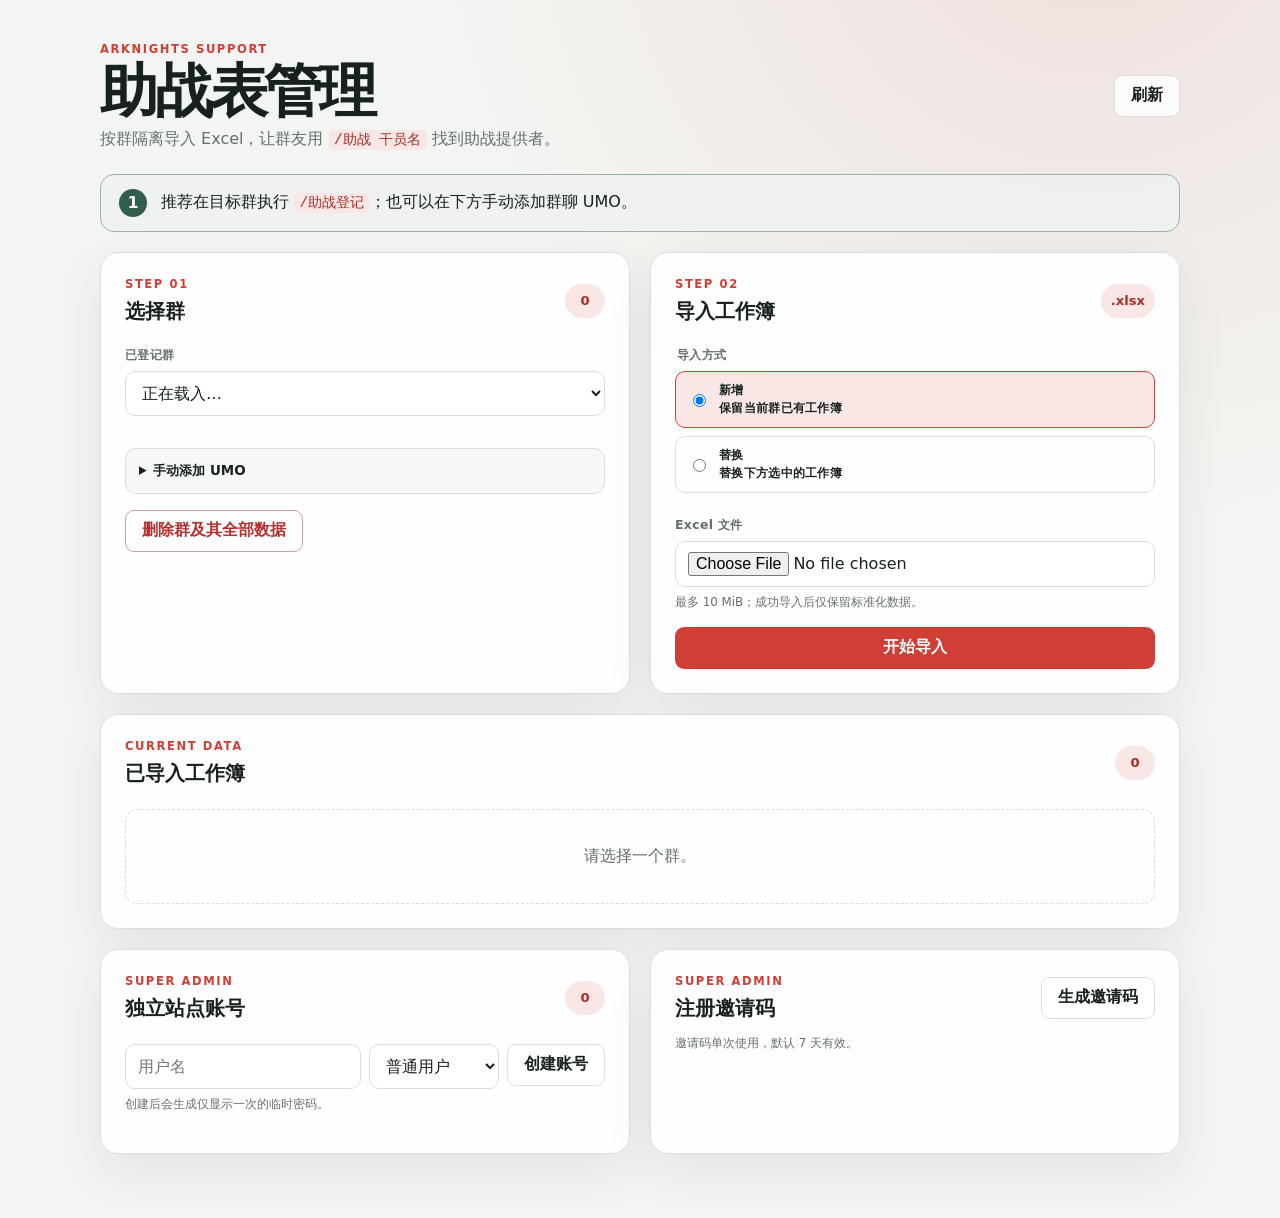
<file: pages/management/index.html>
<!doctype html>
<html lang="zh-CN">
  <head>
    <meta charset="utf-8" />
    <meta name="viewport" content="width=device-width, initial-scale=1" />
    <title>明日方舟助战表</title>
    <link rel="stylesheet" href="./style.css" />
  </head>
  <body>
    <main class="page-shell">
      <header class="hero">
        <div>
          <p class="eyebrow">ARKNIGHTS SUPPORT</p>
          <h1>助战表管理</h1>
          <p class="subtitle">
            按群隔离导入 Excel，让群友用 <code>/助战 干员名</code> 找到助战提供者。
          </p>
        </div>
        <button id="refresh-button" class="button secondary" type="button">
          刷新
        </button>
      </header>

      <section class="notice">
        <span class="notice-mark">1</span>
        <p>
          推荐在目标群执行 <code>/助战登记</code>；也可以在下方手动添加群聊 UMO。
        </p>
      </section>

      <section class="grid">
        <article class="card">
          <div class="card-heading">
            <div>
              <p class="step">STEP 01</p>
              <h2>选择群</h2>
            </div>
            <span id="group-count" class="count">0</span>
          </div>

          <label for="group-select">已登记群</label>
          <select id="group-select">
            <option value="">正在载入…</option>
          </select>
          <dl id="group-details" class="details"></dl>

          <div id="remark-editor" class="remark-editor hidden">
            <label for="group-remark">UMO 备注</label>
            <div class="input-action">
              <input
                id="group-remark"
                type="text"
                maxlength="200"
                placeholder="例如：前浪官服交流群"
              />
              <button id="save-remark-button" class="button secondary" type="button">
                保存备注
              </button>
            </div>
          </div>

          <details class="manual-panel">
            <summary>手动添加 UMO</summary>
            <label for="manual-umo">群聊 UMO</label>
            <input
              id="manual-umo"
              type="text"
              maxlength="512"
              placeholder="平台实例:GroupMessage:群会话ID"
            />
            <label for="manual-remark">备注（可选）</label>
            <input
              id="manual-remark"
              type="text"
              maxlength="200"
              placeholder="用于在 WebUI 中辨认该群"
            />
            <button id="add-group-button" class="button secondary full" type="button">
              添加 UMO
            </button>
          </details>

          <button id="delete-group-button" class="button danger ghost" type="button">
            删除群及其全部数据
          </button>
        </article>

        <article class="card">
          <div class="card-heading">
            <div>
              <p class="step">STEP 02</p>
              <h2>导入工作簿</h2>
            </div>
            <span class="file-badge">.xlsx</span>
          </div>

          <fieldset>
            <legend>导入方式</legend>
            <label class="radio-row">
              <input type="radio" name="mode" value="add" checked />
              <span>
                <strong>新增</strong>
                <small>保留当前群已有工作簿</small>
              </span>
            </label>
            <label class="radio-row">
              <input type="radio" name="mode" value="replace" />
              <span>
                <strong>替换</strong>
                <small>替换下方选中的工作簿</small>
              </span>
            </label>
          </fieldset>

          <div id="replace-field" class="hidden">
            <label for="replace-select">要替换的工作簿</label>
            <select id="replace-select"></select>
          </div>

          <label for="file-input">Excel 文件</label>
          <input id="file-input" type="file" accept=".xlsx" />
          <p class="hint">最多 10 MiB；成功导入后仅保留标准化数据。</p>

          <button id="upload-button" class="button primary" type="button">
            开始导入
          </button>
        </article>
      </section>

      <section class="card workbooks-card">
        <div class="card-heading">
          <div>
            <p class="step">CURRENT DATA</p>
            <h2>已导入工作簿</h2>
          </div>
          <span id="workbook-count" class="count">0</span>
        </div>
        <div id="workbook-list" class="workbook-list">
          <p class="empty">请选择一个群。</p>
        </div>
      </section>

      <section class="admin-grid">
        <article class="card">
          <div class="card-heading">
            <div>
              <p class="step">SUPER ADMIN</p>
              <h2>独立站点账号</h2>
            </div>
            <span id="account-count" class="count">0</span>
          </div>
          <div class="account-create">
            <input
              id="account-username"
              type="text"
              maxlength="32"
              placeholder="用户名"
            />
            <select id="account-role">
              <option value="user">普通用户</option>
              <option value="admin">管理员</option>
            </select>
            <button id="create-account-button" class="button secondary" type="button">
              创建账号
            </button>
          </div>
          <p class="hint">创建后会生成仅显示一次的临时密码。</p>
          <div id="account-list" class="workbook-list"></div>
        </article>

        <article class="card">
          <div class="card-heading">
            <div>
              <p class="step">SUPER ADMIN</p>
              <h2>注册邀请码</h2>
            </div>
            <button id="create-invite-button" class="button secondary" type="button">
              生成邀请码
            </button>
          </div>
          <p class="hint">邀请码单次使用，默认 7 天有效。</p>
          <div id="invite-list" class="workbook-list"></div>
        </article>
      </section>

      <dialog id="confirm-dialog" class="confirm-dialog">
        <form method="dialog">
          <div class="dialog-mark">!</div>
          <h2 id="confirm-title">确认删除</h2>
          <p id="confirm-message"></p>
          <div class="dialog-actions">
            <button class="button secondary" type="submit" value="cancel">
              取消
            </button>
            <button id="confirm-button" class="button danger solid" type="submit" value="confirm">
              确认删除
            </button>
          </div>
        </form>
      </dialog>

      <div id="feedback" class="feedback hidden" role="status"></div>
    </main>
    <script type="module" src="./app.js"></script>
  </body>
</html>
</file>
<file: pages/management/style.css>
:root {
  color-scheme: light;
  --bg: #f3f5f2;
  --surface: rgba(255, 255, 255, 0.88);
  --surface-strong: #ffffff;
  --text: #17211d;
  --muted: #64706b;
  --line: #d9dfda;
  --accent: #cf3f35;
  --accent-dark: #a92f28;
  --accent-soft: #f8e7e4;
  --green: #315e4b;
  --danger: #b72f2f;
  --shadow: 0 18px 50px rgba(30, 45, 38, 0.08);
}

[data-theme="dark"] {
  color-scheme: dark;
  --bg: #111714;
  --surface: rgba(29, 38, 34, 0.92);
  --surface-strong: #202a25;
  --text: #edf2ef;
  --muted: #a8b4ae;
  --line: #3a4841;
  --accent: #ef685e;
  --accent-dark: #ff8177;
  --accent-soft: #442825;
  --green: #8eb9a4;
  --danger: #ff7777;
  --shadow: 0 18px 50px rgba(0, 0, 0, 0.24);
}

* {
  box-sizing: border-box;
}

body {
  margin: 0;
  min-width: 320px;
  min-height: 100vh;
  background:
    radial-gradient(circle at 85% -10%, rgba(207, 63, 53, 0.12), transparent 38%),
    var(--bg);
  color: var(--text);
  font-family:
    Inter, "Noto Sans SC", "Microsoft YaHei", system-ui, -apple-system, sans-serif;
}

button,
input,
select {
  font: inherit;
}

.page-shell {
  width: min(1080px, calc(100% - 36px));
  margin: 0 auto;
  padding: 42px 0 64px;
}

.hero,
.card-heading,
.workbook-item {
  display: flex;
  align-items: center;
  justify-content: space-between;
  gap: 20px;
}

.hero {
  margin-bottom: 24px;
}

.eyebrow,
.step {
  margin: 0 0 7px;
  color: var(--accent);
  font-size: 0.72rem;
  font-weight: 800;
  letter-spacing: 0.14em;
}

h1,
h2,
h3,
p {
  margin-top: 0;
}

h1 {
  margin-bottom: 8px;
  font-size: clamp(2rem, 6vw, 3.6rem);
  line-height: 1;
  letter-spacing: -0.055em;
}

h2 {
  margin-bottom: 0;
  font-size: 1.22rem;
}

h3 {
  margin-bottom: 6px;
  font-size: 1rem;
}

.subtitle,
.workbook-main p,
.hint {
  color: var(--muted);
}

.subtitle {
  margin-bottom: 0;
}

code {
  padding: 0.14em 0.38em;
  border-radius: 5px;
  background: var(--accent-soft);
  color: var(--accent-dark);
  font-family: "Cascadia Code", "SFMono-Regular", monospace;
  font-size: 0.9em;
}

.notice {
  display: flex;
  align-items: center;
  gap: 14px;
  margin-bottom: 20px;
  padding: 14px 18px;
  border: 1px solid color-mix(in srgb, var(--green) 35%, var(--line));
  border-radius: 14px;
  background: color-mix(in srgb, var(--green) 7%, var(--surface));
}

.notice p {
  margin: 0;
}

.notice-mark {
  display: grid;
  flex: 0 0 28px;
  height: 28px;
  place-items: center;
  border-radius: 50%;
  background: var(--green);
  color: var(--surface-strong);
  font-weight: 800;
}

.grid {
  display: grid;
  grid-template-columns: repeat(2, minmax(0, 1fr));
  gap: 20px;
}

.admin-grid {
  display: grid;
  grid-template-columns: repeat(2, minmax(0, 1fr));
  gap: 20px;
  margin-top: 20px;
}

.account-create {
  display: grid;
  grid-template-columns: minmax(0, 1fr) 130px auto;
  gap: 8px;
  align-items: start;
}

.account-create input,
.account-create select {
  margin-bottom: 0;
}

.account-item {
  align-items: flex-start;
}

.account-actions {
  display: flex;
  flex-wrap: wrap;
  justify-content: flex-end;
  gap: 7px;
}

.card {
  padding: 24px;
  border: 1px solid var(--line);
  border-radius: 18px;
  background: var(--surface);
  box-shadow: var(--shadow);
  backdrop-filter: blur(14px);
}

.card-heading {
  margin-bottom: 22px;
}

.count,
.file-badge {
  display: grid;
  min-width: 40px;
  height: 34px;
  padding: 0 10px;
  place-items: center;
  border-radius: 20px;
  background: var(--accent-soft);
  color: var(--accent-dark);
  font-size: 0.82rem;
  font-weight: 800;
}

label,
legend {
  display: block;
  margin-bottom: 7px;
  color: var(--muted);
  font-size: 0.78rem;
  font-weight: 700;
  letter-spacing: 0.025em;
}

select,
input[type="text"],
input[type="file"] {
  width: 100%;
  min-height: 45px;
  margin-bottom: 16px;
  padding: 10px 12px;
  border: 1px solid var(--line);
  border-radius: 10px;
  outline: none;
  background: var(--surface-strong);
  color: var(--text);
}

select:focus,
input[type="text"]:focus,
input[type="file"]:focus {
  border-color: var(--accent);
  box-shadow: 0 0 0 3px color-mix(in srgb, var(--accent) 14%, transparent);
}

.details {
  display: grid;
  grid-template-columns: max-content 1fr;
  gap: 8px 12px;
  margin: 2px 0 20px;
  padding: 14px;
  border-radius: 11px;
  background: color-mix(in srgb, var(--bg) 70%, transparent);
}

.details:empty {
  display: none;
}

.details dt,
.details dd {
  margin: 0;
  font-size: 0.78rem;
}

.details dt {
  color: var(--muted);
}

.details dd {
  overflow-wrap: anywhere;
}

.remark-editor {
  margin-bottom: 16px;
}

.input-action {
  display: grid;
  grid-template-columns: minmax(0, 1fr) auto;
  gap: 8px;
}

.input-action input {
  margin-bottom: 0;
}

.manual-panel {
  margin: 16px 0;
  padding: 13px;
  border: 1px solid var(--line);
  border-radius: 11px;
  background: color-mix(in srgb, var(--bg) 70%, transparent);
}

.manual-panel summary {
  cursor: pointer;
  font-size: 0.84rem;
  font-weight: 750;
}

.manual-panel[open] summary {
  margin-bottom: 14px;
}

.full {
  width: 100%;
}

fieldset {
  margin: 0 0 16px;
  padding: 0;
  border: 0;
}

.radio-row {
  display: flex;
  align-items: center;
  gap: 10px;
  margin-bottom: 8px;
  padding: 10px 12px;
  border: 1px solid var(--line);
  border-radius: 10px;
  color: var(--text);
  cursor: pointer;
}

.radio-row:has(input:checked) {
  border-color: var(--accent);
  background: var(--accent-soft);
}

.radio-row span {
  display: flex;
  flex-direction: column;
  gap: 2px;
}

.radio-row small,
.hint {
  font-size: 0.74rem;
}

.hint {
  margin: -8px 0 16px;
}

.button {
  min-height: 42px;
  padding: 9px 16px;
  border: 1px solid transparent;
  border-radius: 9px;
  cursor: pointer;
  font-weight: 750;
  transition:
    transform 120ms ease,
    background 120ms ease,
    opacity 120ms ease;
}

.button:hover:not(:disabled) {
  transform: translateY(-1px);
}

.button:disabled {
  cursor: not-allowed;
  opacity: 0.5;
}

.primary {
  width: 100%;
  background: var(--accent);
  color: white;
}

.primary:hover:not(:disabled) {
  background: var(--accent-dark);
}

.secondary {
  border-color: var(--line);
  background: var(--surface);
  color: var(--text);
}

.ghost {
  border-color: color-mix(in srgb, var(--danger) 34%, var(--line));
  background: transparent;
  color: var(--danger);
}

.solid {
  background: var(--danger);
  color: white;
}

.compact {
  min-height: 34px;
  padding: 6px 11px;
  font-size: 0.78rem;
}

.workbooks-card {
  margin-top: 20px;
}

.workbook-list {
  display: grid;
  gap: 10px;
}

.workbook-item {
  padding: 14px 16px;
  border: 1px solid var(--line);
  border-radius: 12px;
  background: var(--surface-strong);
}

.workbook-main {
  min-width: 0;
  flex: 1;
}

.workbook-main h3,
.workbook-main p {
  overflow: hidden;
  text-overflow: ellipsis;
  white-space: nowrap;
}

.workbook-main p {
  margin-bottom: 0;
  font-size: 0.76rem;
}

.metrics {
  display: flex;
  gap: 8px;
}

.metric {
  display: flex;
  min-width: 58px;
  flex-direction: column;
  align-items: center;
  padding: 7px 9px;
  border-radius: 8px;
  background: var(--bg);
}

.metric strong {
  font-size: 0.92rem;
}

.metric small {
  color: var(--muted);
  font-size: 0.65rem;
}

.empty {
  margin: 0;
  padding: 36px 16px;
  border: 1px dashed var(--line);
  border-radius: 12px;
  color: var(--muted);
  text-align: center;
}

.feedback {
  position: fixed;
  right: 24px;
  bottom: 24px;
  z-index: 10;
  max-width: min(420px, calc(100vw - 48px));
  padding: 13px 17px;
  border: 1px solid var(--line);
  border-radius: 10px;
  background: var(--surface-strong);
  box-shadow: var(--shadow);
}

.feedback.success {
  border-color: var(--green);
}

.feedback.error {
  border-color: var(--danger);
  color: var(--danger);
}

.confirm-dialog {
  width: min(430px, calc(100vw - 32px));
  padding: 0;
  border: 1px solid var(--line);
  border-radius: 16px;
  background: var(--surface-strong);
  color: var(--text);
  box-shadow: 0 24px 80px rgba(0, 0, 0, 0.3);
}

.confirm-dialog::backdrop {
  background: rgba(10, 15, 12, 0.56);
  backdrop-filter: blur(3px);
}

.confirm-dialog form {
  display: grid;
  justify-items: center;
  padding: 28px;
  text-align: center;
}

.dialog-mark {
  display: grid;
  width: 46px;
  height: 46px;
  margin-bottom: 15px;
  place-items: center;
  border-radius: 50%;
  background: color-mix(in srgb, var(--danger) 13%, transparent);
  color: var(--danger);
  font-size: 1.4rem;
  font-weight: 850;
}

.confirm-dialog h2 {
  margin-bottom: 10px;
}

.confirm-dialog p {
  margin-bottom: 24px;
  color: var(--muted);
  line-height: 1.65;
}

.dialog-actions {
  display: grid;
  width: 100%;
  grid-template-columns: repeat(2, minmax(0, 1fr));
  gap: 10px;
}

.hidden {
  display: none !important;
}

@media (max-width: 760px) {
  .page-shell {
    width: min(100% - 24px, 1080px);
    padding-top: 26px;
  }

  .grid {
    grid-template-columns: 1fr;
  }

  .admin-grid {
    grid-template-columns: 1fr;
  }

  .hero,
  .workbook-item {
    align-items: flex-start;
  }

  .workbook-item {
    flex-wrap: wrap;
  }

  .metrics {
    order: 3;
    width: 100%;
  }

  .metric {
    flex: 1;
  }

  .input-action {
    grid-template-columns: 1fr;
  }

  .account-create {
    grid-template-columns: 1fr;
  }
}
</file>
